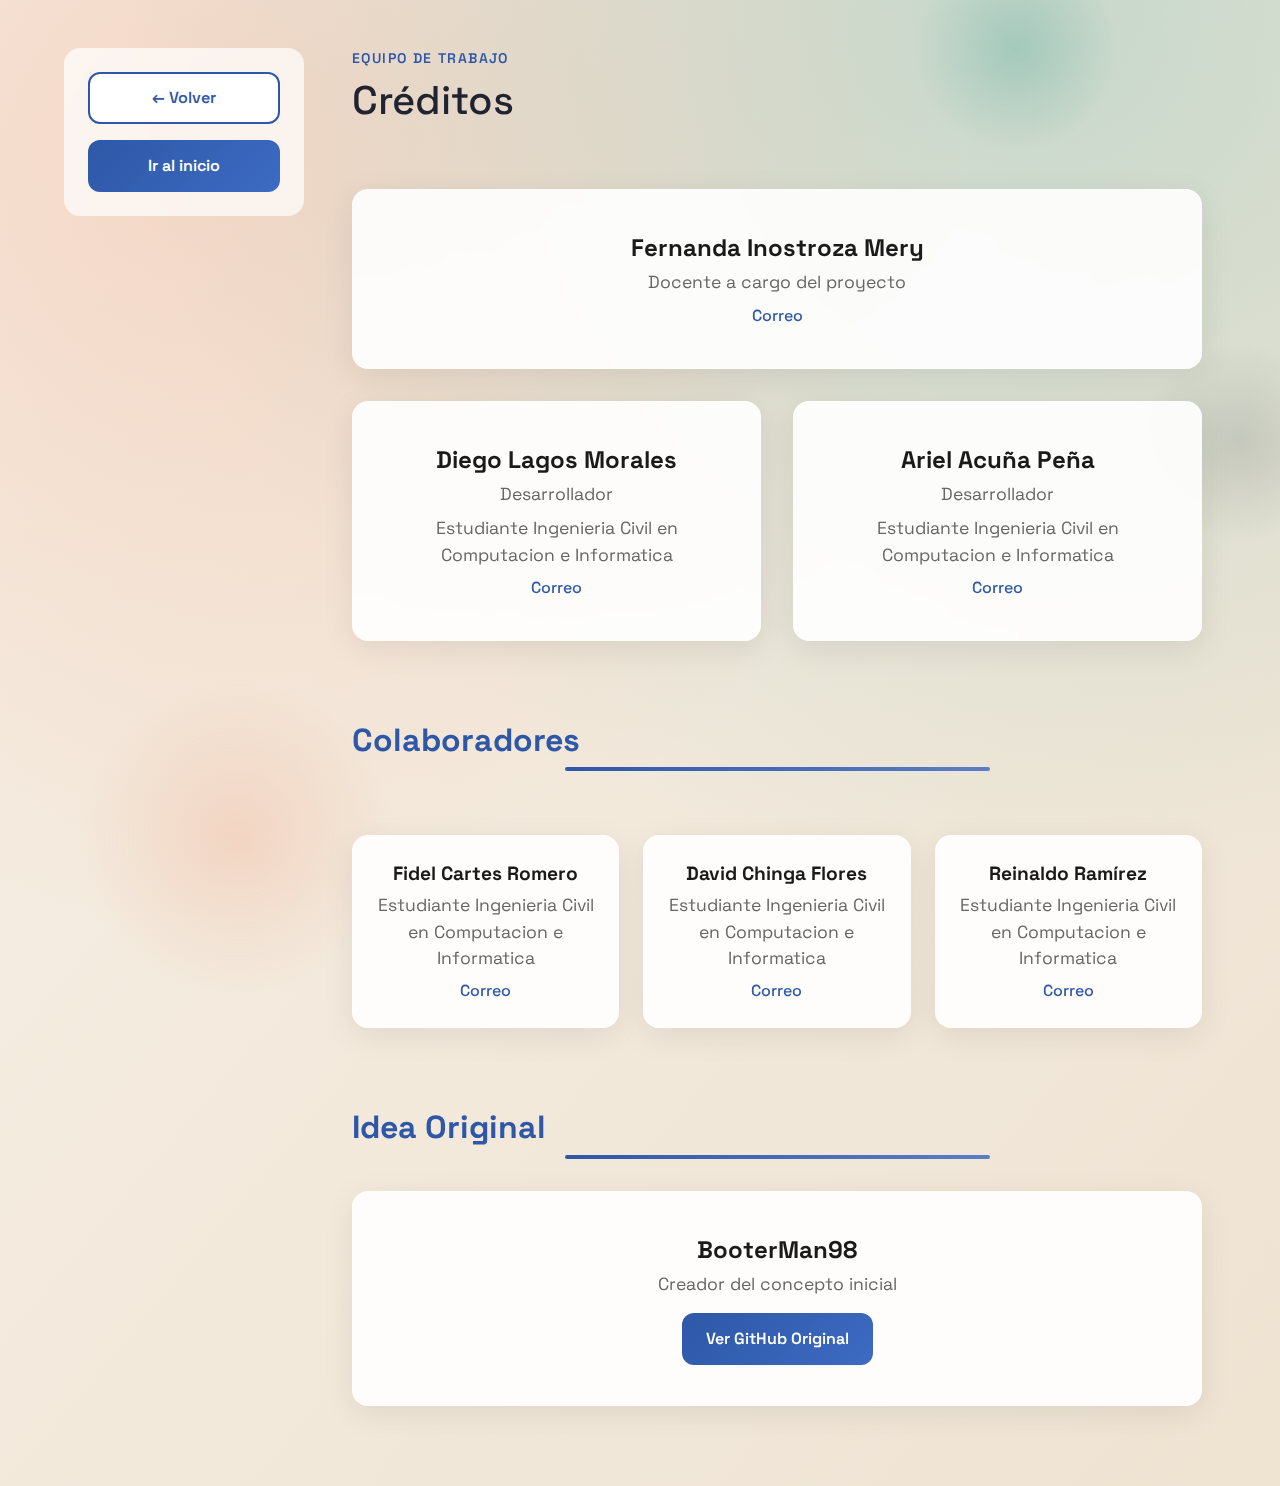
<file: docs/creditos.html>
<!DOCTYPE html>
<html lang="es-cl">
<head>
  <meta charset="UTF-8">
  <meta name="viewport" content="width=device-width, initial-scale=1.0">
  <title>Créditos - Malla Interactiva</title>
  
  <link rel="stylesheet" href="https://maxcdn.bootstrapcdn.com/bootstrap/4.4.1/css/bootstrap.min.css">
  <link rel="stylesheet" href="../css/styles.css">
  <link rel="stylesheet" href="../css/landing.css">
  <link rel="preconnect" href="https://fonts.googleapis.com">
  <link rel="preconnect" href="https://fonts.gstatic.com" crossorigin>
  <link href="https://fonts.googleapis.com/css2?family=Space+Grotesk:wght@400;500;600;700&display=swap" rel="stylesheet">
  
  <style>
    body {
      font-family: 'Space Grotesk', sans-serif;
      background-color: #f8f9fa;
      min-height: 100vh;
      margin: 0;
      overflow-x: hidden;
    }

    .help-shell {
      position: relative;
      max-width: 1200px;
      margin: 0 auto;
      display: grid;
      grid-template-columns: 240px 1fr;
      gap: 3rem;
      padding: 3rem 1.5rem;
      min-height: 100vh;
    }

    .help-sidebar {
      position: sticky;
      top: 2rem;
      height: fit-content;
      z-index: 10;
      align-self: start;
    }

    .help-main { flex: 1; max-width: 850px; }

    .landing-orbs {
      position: fixed;
      top: 0; left: 0; width: 100%; height: 100%;
      z-index: 0; pointer-events: none;
    }

    .help-hero { position: relative; z-index: 1; margin: 0 0 4rem 0; text-align: left; }

    .landing-eyebrow {
      font-size: 0.875rem; font-weight: 600; text-transform: uppercase;
      letter-spacing: 0.1em; color: #2e58a7; margin-bottom: 0.5rem;
    }

    .help-card {
      background: rgba(255, 255, 255, 0.9);
      backdrop-filter: blur(10px);
      border-radius: 16px;
      padding: 2.5rem;
      margin-bottom: 2rem;
      box-shadow: 0 8px 32px rgba(0, 0, 0, 0.08);
      border: 1px solid rgba(255, 255, 255, 0.2);
      text-align: center;
    }

    .section-title {
      font-size: 2rem; font-weight: 700; color: #2e58a7; margin-bottom: 2rem;
      position: relative; display: inline-block; padding-bottom: 0.75rem;
    }

    .section-title::after {
      content: ''; position: absolute; bottom: 0; left: 25%; width: 50%;
      height: 4px; background: linear-gradient(90deg, #2e58a7, #5a7ec7); border-radius: 2px;
    }

    .member-name { font-size: 1.5rem; font-weight: 700; color: #1a1a1a; margin-bottom: 0.2rem; }
    .member-role { font-size: 1.1rem; color: #666; margin-bottom: 0.5rem; }
    .member-mail { font-size: 1rem; color: #2e58a7; text-decoration: none; font-weight: 500; }
    .member-mail:hover { text-decoration: underline; }

    .nav-buttons {
      display: flex; flex-direction: column; gap: 1rem;
      background: rgba(255, 255, 255, 0.7); padding: 1.5rem;
      border-radius: 16px; backdrop-filter: blur(5px);
    }

    .btn-landing {
      background: linear-gradient(135deg, #2e58a7, #3d6bc3);
      color: white; font-weight: 600; border: none; padding: 14px 24px;
      border-radius: 12px; text-decoration: none; text-align: center;
      display: inline-block;
    }

    .btn-outline-landing {
      background: white; color: #2e58a7; font-weight: 600; border: 2px solid #2e58a7;
      padding: 12px 24px; border-radius: 12px; text-decoration: none; text-align: center;
    }

    /* Grid para desarrolladores y colaboradores */
    .credits-grid {
      display: grid;
      grid-template-columns: 1fr 1fr;
      gap: 2rem;
      margin-top: 2rem;
    }

    .colab-grid {
      display: grid;
      grid-template-columns: 1fr 1fr 1fr;
      gap: 1.5rem;
      margin-top: 2rem;
    }

    @media (max-width: 992px) {
      .help-shell { display: flex; flex-direction: column; }
      .credits-grid, .colab-grid { grid-template-columns: 1fr; }
    }
  </style>
</head>
<body>

  <div class="landing-orbs" aria-hidden="true">
    <span class="orb orb-one"></span>
    <span class="orb orb-two"></span>
    <span class="orb orb-three"></span>
  </div>

  <div class="help-shell">
    <aside class="help-sidebar">
      <div class="nav-buttons">
        <button onclick="window.history.back()" class="btn-outline-landing">← Volver</button>
        <a href="../index.html" class="btn-landing">Ir al inicio</a>
      </div>
    </aside>

    <div class="help-main">
      <header class="help-hero">
        <p class="landing-eyebrow">Equipo de Trabajo</p>
        <h1>Créditos</h1>
      </header>

      <div class="help-content">
        <div class="help-card">
          <div class="member-name">Fernanda Inostroza Mery</div>
          <div class="member-role">Docente a cargo del proyecto</div>
          <a href="mailto:fernanda.inostroza@ucentral.cl" class="member-mail">Correo</a>
        </div>

        <div class="credits-grid">
          <div class="help-card">
            <div class="member-name">Diego Lagos Morales</div>
            <div class="member-role">Desarrollador</div>
            <div class="member-role">Estudiante Ingenieria Civil en Computacion e Informatica</div>
            <a href="mailto:diego.lagosm@alumnos.ucentral.cl" class="member-mail">Correo</a>
          </div>
          <div class="help-card">
            <div class="member-name">Ariel Acuña Peña</div>
            <div class="member-role">Desarrollador</div>
            <div class="member-role">Estudiante Ingenieria Civil en Computacion e Informatica</div>
            <a href="mailto:ariel.acuna@alumnos.ucentral.cl" class="member-mail">Correo</a>
          </div>
        </div>

        <h2 class="section-title w-100 mt-5">Colaboradores</h2>
        <div class="colab-grid">
          <div class="help-card p-4">
            <div class="member-name" style="font-size: 1.2rem;">Fidel Cartes Romero</div>
            <div class="member-role">Estudiante Ingenieria Civil en Computacion e Informatica</div>
            <a href="mailto:fidel.cartes@alumnos.ucentral.cl " class="member-mail">Correo</a>
          </div>
          <div class="help-card p-4">
            <div class="member-name" style="font-size: 1.2rem;">David Chinga Flores</div>
            <div class="member-role">Estudiante Ingenieria Civil en Computacion e Informatica</div>
            <a href="mailto:david.chinga@alumnos.ucentral.cl" class="member-mail">Correo</a>
          </div>
          <div class="help-card p-4">
            <div class="member-name" style="font-size: 1.2rem;">Reinaldo Ramírez</div>
            <div class="member-role">Estudiante Ingenieria Civil en Computacion e Informatica</div>
            <a href="" class="member-mail">Correo</a>
          </div>
        </div>

        <h2 class="section-title w-100 mt-5">Idea Original</h2>
        <div class="help-card">
          <div class="member-name">BooterMan98</div>
          <div class="member-role">Creador del concepto inicial</div>
          <div class="mt-3">
            <a href="https://github.com/BooterMan98/malla-interactiva" target="_blank" class="btn-landing">
              Ver GitHub Original
            </a>
          </div>
        </div>

      </div>
    </div>
  </div>

</body>

</html>
</file>
<file: css/styles.css>
input[type=number]::-webkit-inner-spin-button,
input[type=number]::-webkit-outer-spin-button {
    -webkit-appearance: none;
    -moz-appearance: none;
    appearance: none;
}

/* Exclusivo para la "card" de prioridad y personalizar */
/* Aqui ocurre el quiebre de la fila */
@media (max-width: 1199.95px) {

    /* Por alguna razon ocurre antes */
    #priorix {
        width: initial;
    }

    .subjectContainer {
        height: initial;
        overflow: initial;
    }
}

@media (min-width: 1200px) {
    #priorix {
        width: 450px;
    }

    .subjectContainer {
        height: 360px;
        overflow: auto;

    }
}

/* General */
body {
    min-height: 100vh;
    /*
    overflow: hidden;*/
}

hr {
    margin-left: 0;
    margin-right: 0;
}

.card-sticky-top {
    position: -webkit-sticky;
    position: sticky;
    top: 0;
    z-index: 2;
    -webkit-backdrop-filter: blur(15px);
    backdrop-filter: blur(15px);
}

.card-sticky-bottom {
    position: -webkit-sticky;
    position: sticky;
    bottom: 0;
    z-index: 1;
    -webkit-backdrop-filter: blur(15px);
    backdrop-filter: blur(15px);
}

.priorix-result {
    position: -webkit-sticky;
    position: sticky;
    bottom: 0;
}

header {
    min-height: 56px;
}

.canvas {
        background: none !important; /* Borra el cuadro gris */
        box-shadow: none !important; /* Borra sombras si las hubiera */
        border: none !important;     /* Borra bordes */
        display: inline-block;
        margin: 0 auto;
}

.color-description {
    position: relative;
    display: flex;
    justify-content: center;
    flex-wrap: wrap;
    min-height: 25px;
}

.non-approved {
    fill: white;
}


#forward svg,
#back svg {
    user-select: none;
}

.sem {
    transition: 0.3s;
}

.toast {
    z-index: -1;
}

@media(hover: hover) {

    g.sem:hover rect {
        fill: #c1c1c1;
    }

    g.year:hover rect.bars {
        fill: #474747;
    }

    .subject:hover .non-approved {
        opacity: 30%;
        fill: #007bff;
    }

    .subject .non-approved {
        transition: 0.3s
    }
}

.bars {
    fill: grey;
    transition: 0.3s;
}

.overlay {
    /*position: fixed; !* Sit on top of the parent content*!
    !* display: none; Hidden by default *!
    width: 100%;  !*Full width (cover the whole page)*!
    min-height: 100vh; !*Full height !*(cover the whole page)*!
    top: 0;
    left: 0;
    filter: opacity(20%);
    z-index: 1;*/
    position: fixed;
    min-height: 100vh;
    width: 100%;
    top: 0;
    left: 0;
    z-index: 5;
    -webkit-backdrop-filter: blur(50px) contrast(120%);
    backdrop-filter: blur(50px) contrast(120%);
    background-color: rgba(255, 255, 255, 0.2);
    /* Black background with opacity */
    transition: 0.5s;
}

.overlay-content {
    width: 100%;
    height: 100vh;
    height: calc(var(--vh, 1vh) * 100);
    z-index: 6;
    /* Disable horizontal scroll */
    transition: 0.5s;
    /* 0.5 second transition effect to slide in or slide down the overlay (height or width, depending on reveal) */
    overflow-y: auto;
}

.overlay-content h1,
.overlay-content h5 {
    opacity: .6;
}

.sector {
    filter: brightness(100%);
    color: black;
    transition: 0.2s;
}

.sector:hover {
    filter: brightness(85%);
    color: black;

}

sector:hover .text-white {
    filter: brightness(85%);
}

@supports not ((backdrop-filter: none) or (-webkit-backdrop-filter: none)) {

    .overlay,
    .card-sticky-top,
    .card-sticky-bottom {
        background: rgba(255, 255, 255, 0.95);
    }

    .overlay-content h3,
    .overlay-content h5 {
        opacity: initial;
    }
}
/* Dependency visualization */
/* Nuevo CSS para Requires (Prerrequisitos - Rojo) */
.requires-ramo {
    /* La sombra es el efecto visual clave y es el más independiente del estado */
    filter: drop-shadow(0 0 8px #dc3545); 
    /* Opcional: bajar un poco la opacidad del ramo entero */
    /* opacity: 0.9; */ 
}

/* Opcional: Si necesitas un borde más fuerte, afecta al primer rectángulo (el fondo de categoría) */
.requires-ramo > rect:first-of-type {
    stroke: #dc3545 !important; 
    stroke-width: 3 !important;
}


/* Nuevo CSS para Opens (Desbloquea - Verde) */
.opens-ramo {
    /* La sombra es el efecto visual clave y es el más independiente del estado */
    filter: drop-shadow(0 0 8px #28a745);
    /* Opcional: bajar un poco la opacidad del ramo entero */
    /* opacity: 0.9; */ 
}

/* Opcional: Si necesitas un borde más fuerte, afecta al primer rectángulo (el fondo de categoría) */
.opens-ramo > rect:first-of-type {
    stroke: #28a745 !important; 
    stroke-width: 3 !important;
}

/* Estilos necesarios para el contador de créditos seleccionados */
#credit-counter-container {
    padding: 10px;
    border-radius: 5px;
    background-color: #f0f0f0; /* Fondo normal (gris claro) */
    font-weight: bold;
    text-align: center;
    transition: background-color 0.3s;
    /* Puedes añadir más estilos de posición o tipografía aquí */
}

/* Estilo para el estado de advertencia (fondo rojo) */
#credit-counter-container.exceeded {
    background-color: #ffcccc; /* Fondo rojo claro */
    color: #cc0000; /* Texto en rojo oscuro */
    border: 2px solid #cc0000;
}

/* Ajustes para la nueva barra horizontal */
.bg-light.border-bottom span {
    font-size: 0.9rem;
}

.malla-stage {
    height: calc(100vh - 150px); /* Ajusta el alto para que quepa el header y la nueva barra */
    overflow: auto;
}

/* Ocultar la sidebar antigua si queda algún residuo */
.malla-sidebar {
    display: none !important;
}

/* Hacer los botones más compactos para que quepan en una línea */
.btn-sm {
    padding: 0.25rem 0.5rem;
    font-size: 0.85rem;
}

.toolbar-malla {
        position: sticky;
        top: 0;
        z-index: 1020;
        background-color: white;
        box-shadow: 0 2px 5px rgba(0,0,0,0.1);
}

    /* Ajuste para que la malla use el resto del alto */
.malla-stage {
        height: auto !important;
        overflow: visible !important;
        background: transparent !important; /* Quita fondos heredados */
        display: flex;
        flex-direction: column;
        align-items: center; /* Centra horizontalmente */
}

.malla-container-scroll {
        width: 100%;
        padding: 0;
        overflow: visible !important;
}

.color-description {
        gap: 15px;
        padding: 20px;
        background: rgba(0,0,0,0.03);
        border-radius: 8px;
        margin: 20px;
}

    /* Estilo para los botones en pantallas pequeñas */
@media (max-width: 768px) {
        .toolbar-malla .border-right { border-right: none !important; border-bottom: 1px solid #dee2e6; margin-bottom: 10px; padding-bottom: 10px; }
}

.malla-stage, 
.malla-container-scroll, 
.canvas,
.card {
    border-radius: 0 !important;
    -webkit-border-radius: 0 !important;
}

rect {
    rx: 0 !important;
    ry: 0 !important;
    border-radius: 0 !important;
}
</file>
<file: css/landing.css>
:root {
  --bg: #f6f0e6;
  --bg-deep: #efe3d2;
  --ink: #1f2430;
  --muted: #5d6573;
  --accent: #0f8a7c;
  --accent-strong: #0b6f65;
  --accent-2: #ef6c3d;
  --card: rgba(255, 255, 255, 0.9);
  --stroke: rgba(31, 36, 48, 0.14);
  --shadow: 0 18px 40px rgba(28, 25, 20, 0.2);
  --glow: 0 16px 30px rgba(15, 138, 124, 0.18);
  --radius-lg: 22px;
  --radius-md: 16px;
}

body {
  font-family: "Space Grotesk", "Trebuchet MS", sans-serif;
  color: var(--ink);
  background:
    radial-gradient(circle at 15% 10%, rgba(239, 108, 61, 0.18), transparent 45%),
    radial-gradient(circle at 80% 0%, rgba(15, 138, 124, 0.2), transparent 50%),
    linear-gradient(130deg, var(--bg) 0%, var(--bg-deep) 100%);
  min-height: 100vh;
}

body.landing-mode #landing {
  display: block;
}

body.landing-mode #content,
body.landing-mode #overlay {
  display: none !important;
}

.landing {
  display: none;
}

.landing-shell {
  position: relative;
  min-height: 100vh;
  padding: 48px 6vw 72px;
  overflow: hidden;
}

.landing-orbs {
  position: absolute;
  inset: 0;
  pointer-events: none;
  z-index: 0;
}

.landing-orbs .orb {
  position: absolute;
  border-radius: 999px;
  opacity: 0.35;
}

.landing-orbs .orb-one {
  width: 220px;
  height: 220px;
  top: -60px;
  right: 12%;
  background: radial-gradient(circle, rgba(15, 138, 124, 0.55), transparent 65%);
}

.landing-orbs .orb-two {
  width: 320px;
  height: 320px;
  bottom: -100px;
  left: 6%;
  background: radial-gradient(circle, rgba(239, 108, 61, 0.45), transparent 70%);
}

.landing-orbs .orb-three {
  width: 200px;
  height: 200px;
  top: 38%;
  right: -60px;
  background: radial-gradient(circle, rgba(31, 36, 48, 0.35), transparent 70%);
}

.landing-hero,
.landing-grid,
.landing-status,
.landing-footer,
.landing-resolution {
  position: relative;
  z-index: 1;
}

.landing-hero {
  max-width: 680px;
  margin-bottom: 32px;
  animation: heroIn 0.7s ease-out both;
}

.landing-eyebrow {
  font-size: 0.68rem;
  letter-spacing: 0.35em;
  text-transform: uppercase;
  color: var(--muted);
  margin-bottom: 10px;
}

.landing-hero h1 {
  font-size: clamp(2rem, 3vw + 1rem, 3.4rem);
  line-height: 1.05;
  margin: 0 0 14px;
}

.landing-lead {
  font-size: 1.05rem;
  color: var(--muted);
  max-width: 520px;
  margin: 0;
}

.landing-grid {
  display: grid;
  grid-template-columns: repeat(auto-fit, minmax(240px, 1fr));
  gap: 20px;
  margin-top: 24px;
}

.landing-card {
  position: relative;
  display: flex;
  flex-direction: column;
  gap: 12px;
  padding: 18px 18px 20px;
  border-radius: var(--radius-lg);
  background: var(--card);
  border: 1px solid var(--stroke);
  box-shadow: var(--shadow);
  backdrop-filter: blur(6px);
  overflow: hidden;
  opacity: 0;
  transform: translateY(18px);
  animation: cardIn 0.6s ease forwards;
  animation-delay: var(--stagger, 0s);
}

.landing-card::after {
  content: "";
  position: absolute;
  inset: 0;
  background: linear-gradient(135deg, rgba(255, 255, 255, 0.35), transparent 45%);
  pointer-events: none;
}

.landing-card-header h3 {
  font-size: 1.15rem;
  margin: 0;
}

.landing-meta {
  margin: 4px 0 0;
  color: var(--muted);
  font-size: 0.85rem;
}

.landing-plans {
  display: grid;
  gap: 10px;
  margin-top: 8px;
}

.plan-button {
  display: flex;
  flex-direction: column;
  gap: 4px;
  padding: 12px 14px;
  border-radius: 14px;
  background: var(--ink);
  color: #ffffff;
  text-decoration: none;
  position: relative;
  overflow: hidden;
  box-shadow: var(--glow);
  transition: transform 0.2s ease, box-shadow 0.2s ease;
}

.plan-button-secondary {
  background: var(--accent);
}

.plan-button::after {
  content: "";
  position: absolute;
  inset: 0;
  background: linear-gradient(140deg, rgba(255, 255, 255, 0.15), transparent 55%);
  opacity: 0.6;
  pointer-events: none;
}

.plan-button:hover {
  transform: translateY(-2px);
  box-shadow: 0 18px 34px rgba(31, 36, 48, 0.25);
}

.plan-code {
  font-size: 0.98rem;
  font-weight: 600;
  letter-spacing: 0.02em;
}

.plan-year {
  font-size: 0.78rem;
  opacity: 0.75;
}

.landing-status {
  margin-top: 20px;
  color: var(--muted);
}

.landing-footer {
  margin-top: 40px;
  padding-top: 16px;
  border-top: 1px solid var(--stroke);
  color: var(--muted);
  font-size: 0.85rem;
}

.landing-resolution {
  margin-top: 20px;
  display: flex;
  justify-content: center;
}

.landing-resolution-btn {
  padding: 12px 26px;
  box-shadow: var(--glow);
}

/* Shared theme for landing + malla */
body.landing-mode .help-widget {
  display: none;
}

.help-widget {
  position: fixed;
  right: 24px;
  bottom: 24px;
  z-index: 4;
  display: flex;
  flex-direction: column;
  align-items: flex-end;
  gap: 12px;
}

.help-panel {
  width: min(360px, 92vw);
  max-height: min(70vh, 420px);
  overflow-y: auto;
  background: var(--card);
  border: 1px solid var(--stroke);
  border-radius: var(--radius-lg);
  box-shadow: var(--shadow);
  padding: 16px 18px 18px;
  opacity: 0;
  transform: translateY(12px);
  pointer-events: none;
  transition: opacity 0.2s ease, transform 0.2s ease;
}

.help-panel.is-open {
  opacity: 1;
  transform: translateY(0);
  pointer-events: auto;
}

.help-panel-header {
  display: flex;
  align-items: center;
  justify-content: space-between;
  gap: 12px;
  margin-bottom: 8px;
}

.help-panel-header h2 {
  font-size: 1.05rem;
  margin: 0;
}

.help-panel-body {
  color: var(--muted);
  font-size: 0.95rem;
}

.help-panel-body p {
  margin: 0 0 10px;
}

.help-panel-body ul {
  margin: 0;
  padding-left: 18px;
}

.help-panel-body li {
  margin-bottom: 6px;
}

.help-button {
  display: inline-flex;
  align-items: center;
  gap: 10px;
  border-radius: 999px;
  padding: 10px 16px;
  box-shadow: var(--shadow);
}

.help-button-icon {
  width: 28px;
  height: 28px;
  border-radius: 50%;
  display: inline-flex;
  align-items: center;
  justify-content: center;
  background: rgba(255, 255, 255, 0.2);
  font-weight: 700;
}

.help-close {
  display: inline-flex;
  align-items: center;
  justify-content: center;
  width: 28px;
  height: 28px;
  border-radius: 999px;
  border: 1px solid var(--stroke);
  background: transparent;
  color: var(--ink);
  font-size: 0.85rem;
}

.help-close:hover {
  background: rgba(15, 138, 124, 0.1);
}

.help-button:focus-visible,
.help-close:focus-visible {
  outline: 2px solid var(--accent-2);
  outline-offset: 2px;
}

body a {
  color: var(--accent-strong);
}

body a:hover {
  color: var(--accent-2);
}

#content {
  color: var(--ink);
  background: transparent;
}

#content section.container-fluid {
  padding: 20px 4vw 40px;
}

.navbar.bg-light {
  background: var(--card) !important;
  border-bottom: 1px solid var(--stroke);
  box-shadow: 0 8px 20px rgba(31, 36, 48, 0.08);
  backdrop-filter: blur(10px);
}

.navbar .navbar-brand,
.navbar .nav-link,
.navbar .dropdown-item {
  color: var(--ink) !important;
}

.navbar .nav-link:hover,
.navbar .dropdown-item:hover {
  color: var(--accent-strong) !important;
}

.dropdown-menu {
  background: var(--card);
  border: 1px solid var(--stroke);
  box-shadow: var(--shadow);
}

.dropdown-item:hover {
  background: rgba(15, 138, 124, 0.08);
}

.navbar-toggler {
  border-color: var(--stroke);
}

footer .bg-light {
  background: var(--card) !important;
  border-top: 1px solid var(--stroke);
  border-radius: var(--radius-md);
  box-shadow: var(--shadow);
  padding: 10px 12px;
}

.malla-sidebar {
  background: var(--card);
  border: 1px solid var(--stroke);
  border-radius: var(--radius-lg);
  box-shadow: var(--shadow);
  margin-bottom: 16px;
}

.malla-sidebar.border-right {
  border-right: none !important;
}

.malla-stage .canvas {
  background: var(--card);
  border: 1px solid var(--stroke);
  border-radius: var(--radius-lg);
  box-shadow: var(--shadow);
  padding: 18px 18px 26px;
}

.malla-stage .canvas svg {
  background: #ffffff;
  border-radius: var(--radius-md);
  box-shadow: 0 14px 28px rgba(31, 36, 48, 0.16);
}

.btn {
  border-radius: 16px;
  font-weight: 600;
  letter-spacing: 0.01em;
}

.btn-landing {
  background: transparent;
  border: 1px solid var(--stroke);
  color: var(--ink);
}

.btn-landing:hover {
  background: rgba(15, 138, 124, 0.12);
  border-color: var(--accent-strong);
  color: var(--accent-strong);
}

.btn-primary {
  background: var(--accent);
  border-color: var(--accent-strong);
}

.btn-primary:hover {
  background: var(--accent-strong);
  border-color: var(--accent-strong);
}

.btn-secondary {
  background: var(--ink);
  border-color: var(--ink);
}

.btn-secondary:hover {
  background: #11141c;
  border-color: #11141c;
}

.btn-success {
  background: #1b8a6b;
  border-color: #15745a;
}

.btn-success:hover {
  background: #15745a;
  border-color: #15745a;
}

.btn-info {
  background: var(--accent-2);
  border-color: #d65b2d;
  color: #ffffff;
}

.btn-info:hover {
  background: #d65b2d;
  border-color: #d65b2d;
}

.alert-warning {
  background: rgba(239, 108, 61, 0.12);
  border-color: rgba(239, 108, 61, 0.45);
  color: var(--ink);
}

.alert-warning .alert-heading {
  color: var(--ink) !important;
}

#credit-counter-container {
  background: rgba(31, 36, 48, 0.05);
  border: 1px solid var(--stroke);
  border-radius: 12px;
  color: var(--ink);
}

#credit-counter-container.exceeded {
  background: rgba(220, 53, 69, 0.12);
  color: #b12534;
  border-color: rgba(220, 53, 69, 0.4);
}

@media (min-width: 1200px) {
  .malla-sidebar {
    margin-bottom: 0;
  }
}

@keyframes heroIn {
  from {
    opacity: 0;
    transform: translateY(14px);
  }
  to {
    opacity: 1;
    transform: translateY(0);
  }
}

@keyframes cardIn {
  to {
    opacity: 1;
    transform: translateY(0);
  }
}

@media (max-width: 640px) {
  .landing-shell {
    padding: 40px 5vw 60px;
  }

  .landing-hero {
    margin-bottom: 24px;
  }

  .landing-card {
    padding: 16px;
  }
}

@media (prefers-reduced-motion: reduce) {
  .landing-hero,
  .landing-card {
    animation: none;
    opacity: 1;
    transform: none;
  }

  .plan-button {
    transition: none;
  }
}
</file>
